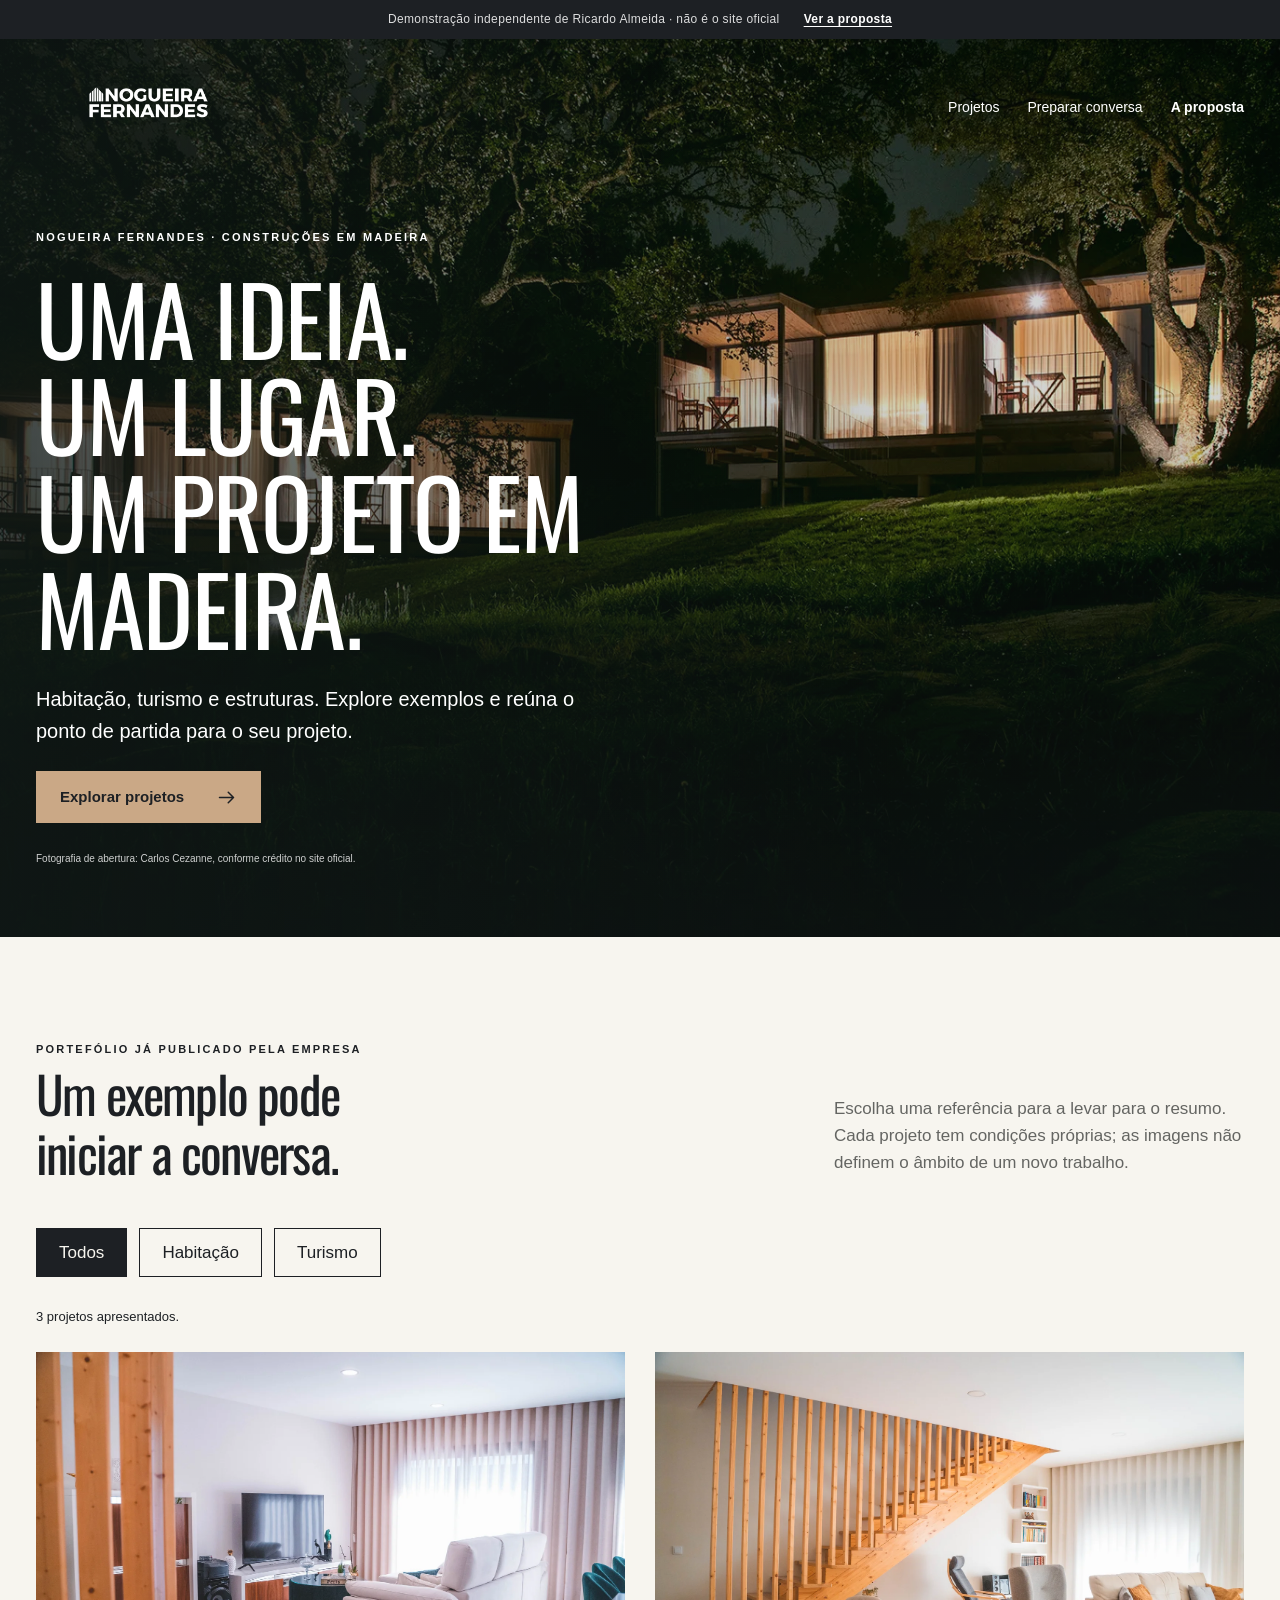
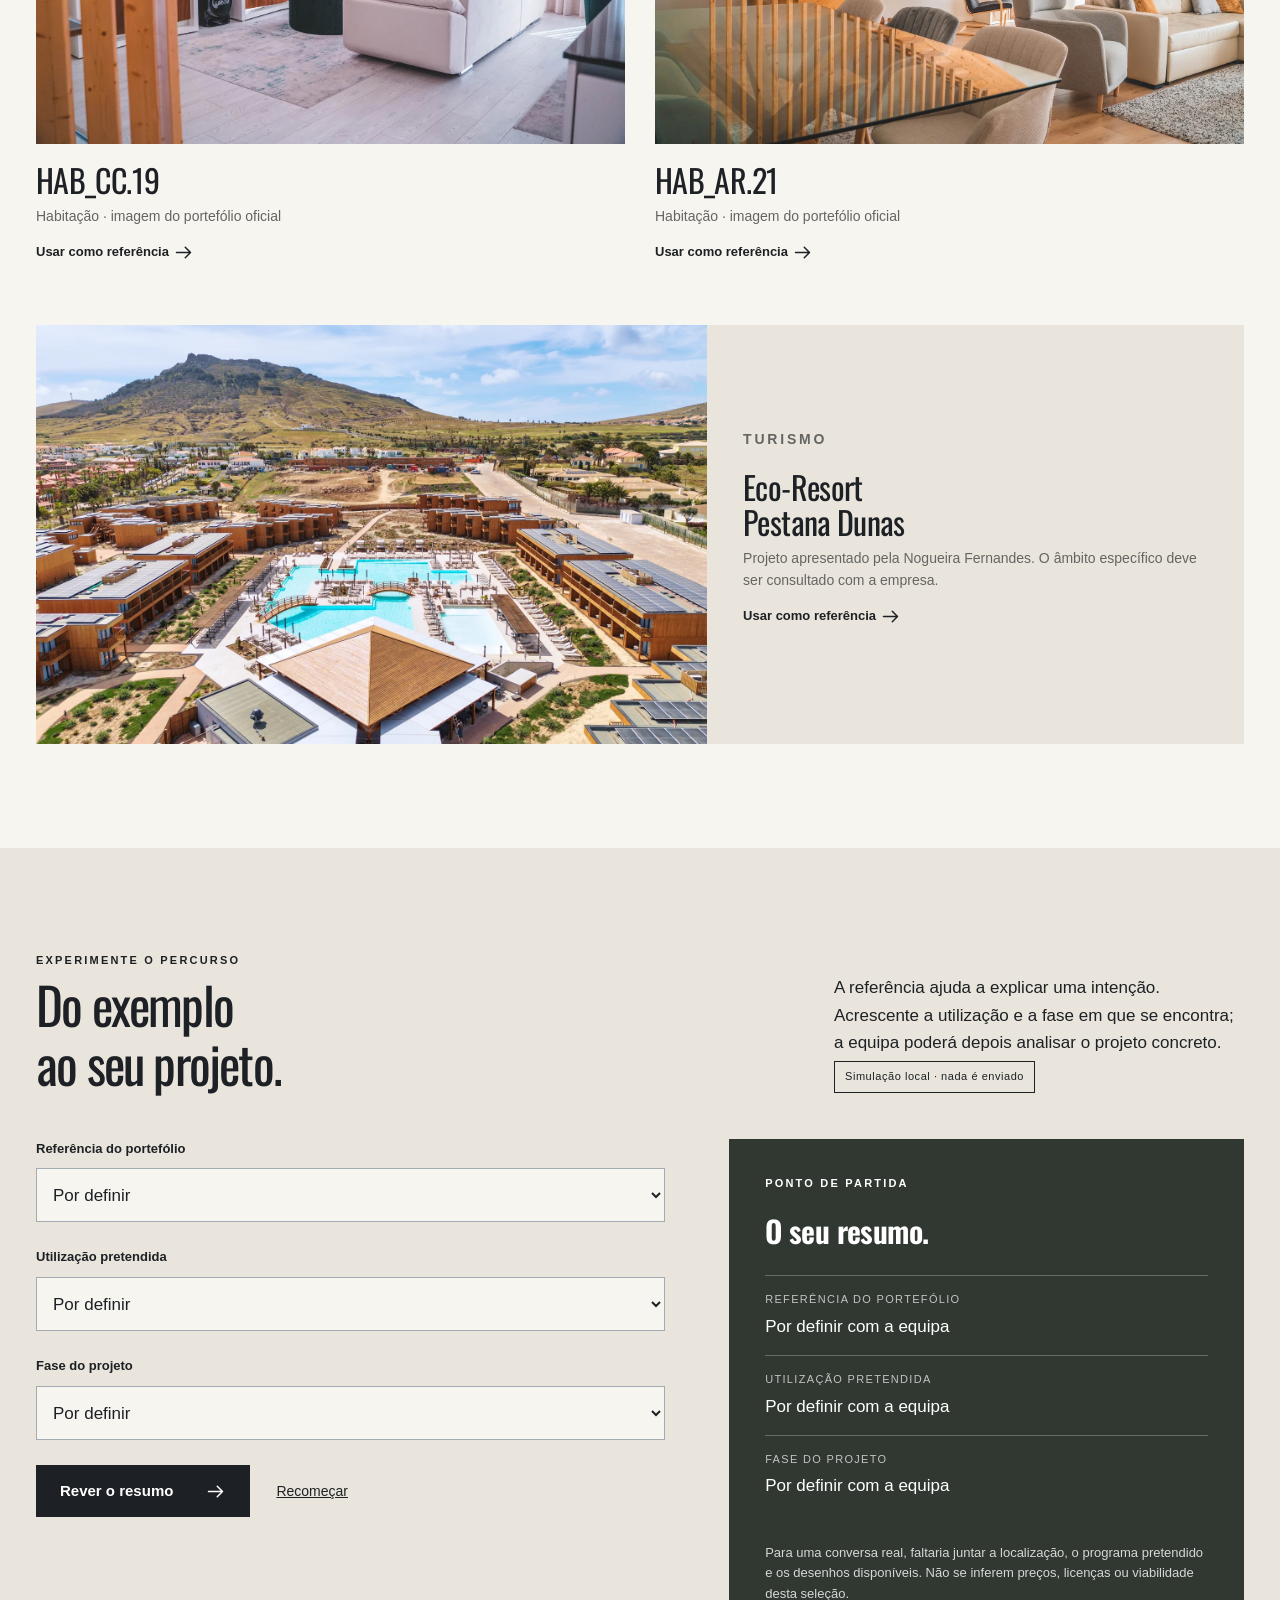
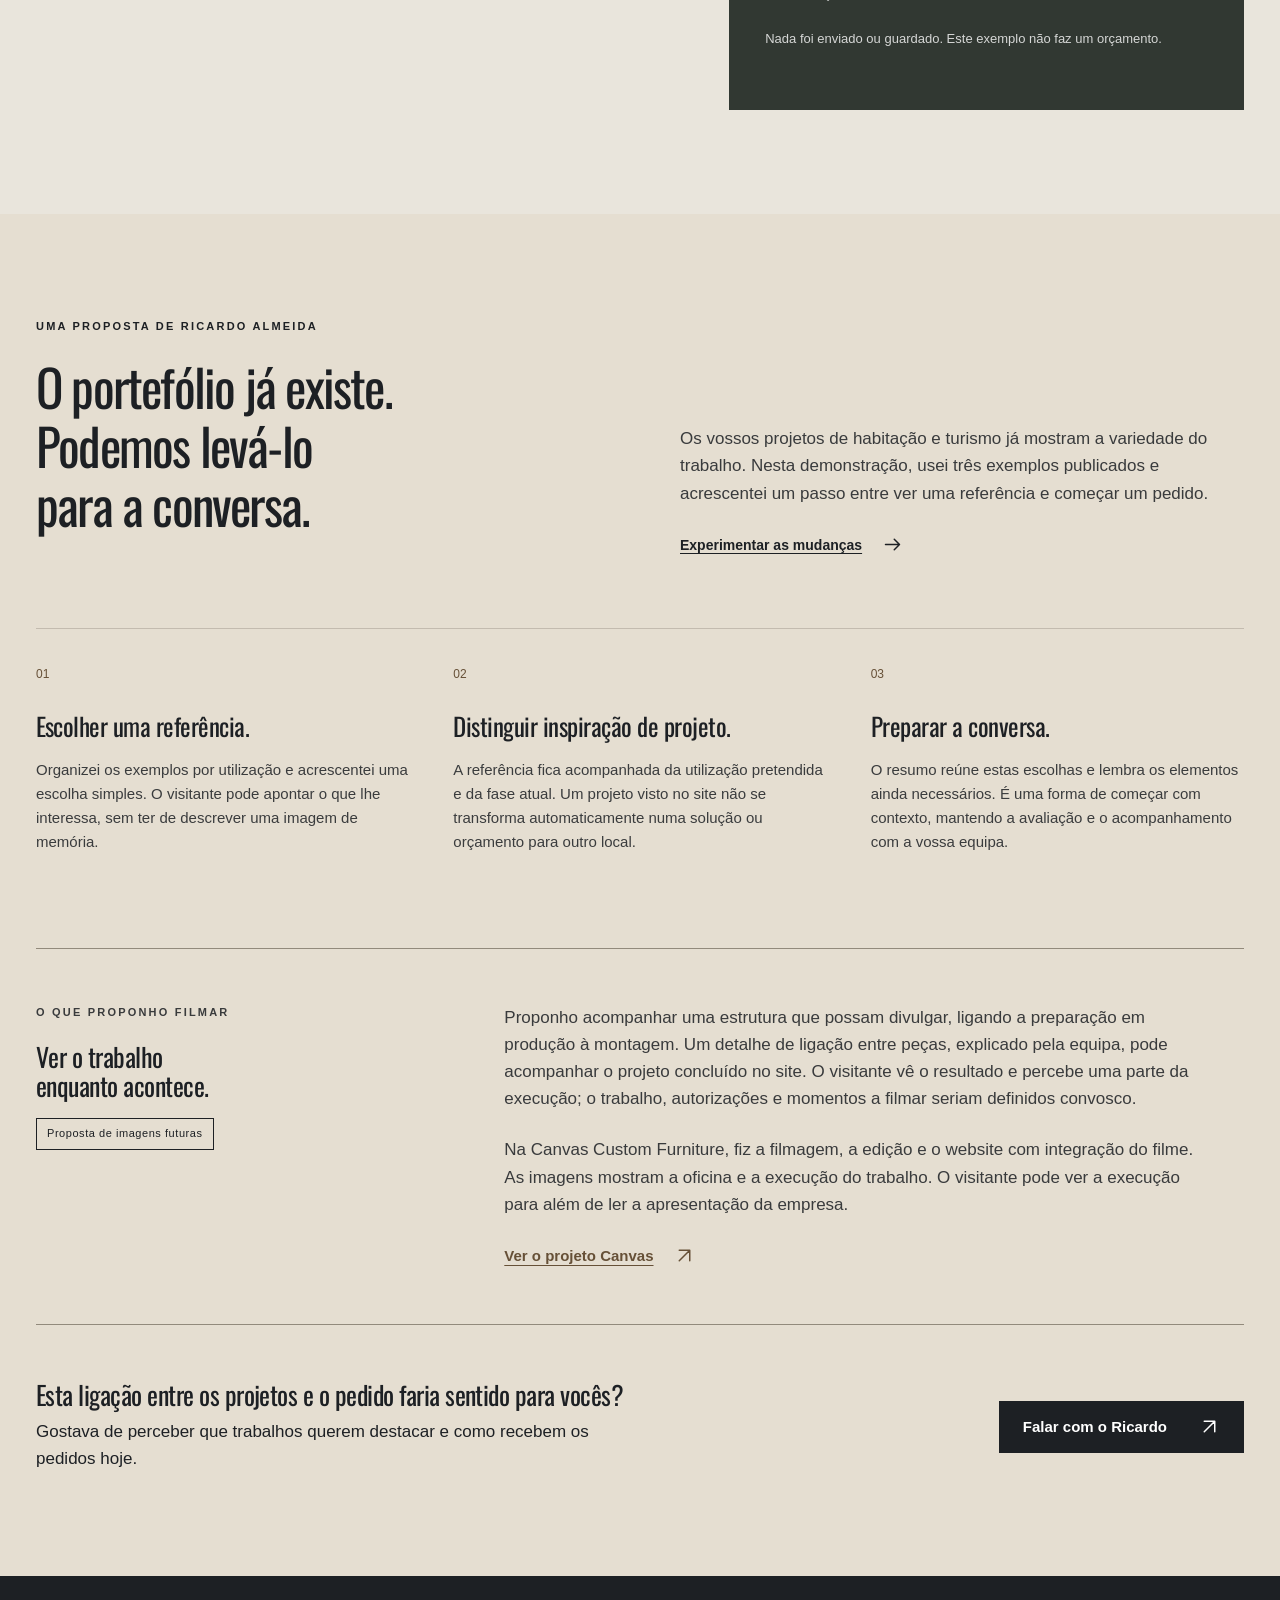
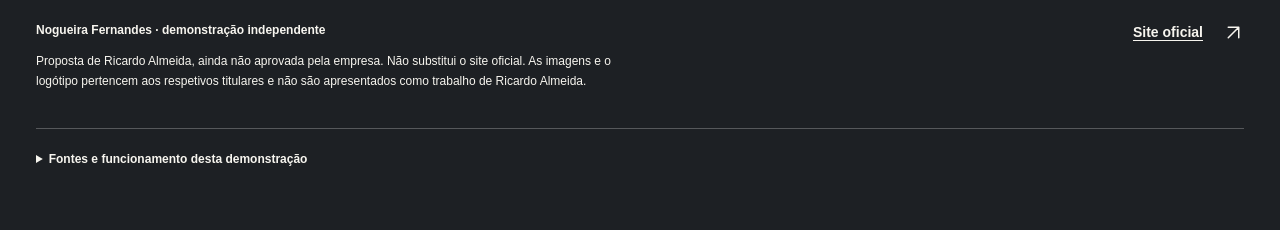
<file: index.html>
<!doctype html><html lang="pt-PT"><head><meta charset="utf-8"><meta name="viewport" content="width=device-width,initial-scale=1"><meta name="robots" content="noindex,nofollow,noarchive"><meta name="theme-color" content="#193b5a"><title>Nogueira Fernandes · Proposta de Ricardo Almeida</title><meta name="description" content="Demonstração independente para Nogueira Fernandes. Um percurso para preparar o contacto e uma proposta de conteúdo e website."><link rel="stylesheet" href="style.css"><link rel="preload" href="assets/header.woff2" as="font" type="font/woff2" crossorigin><script src="app.js" defer></script></head><body><a class="skip" href="#conteudo">Saltar para o conteúdo</a><div class="demo"><span>Demonstração independente de Ricardo Almeida · não é o site oficial</span><a href="#proposta">Ver a proposta</a></div><header class="header wrap"><a class="brand" href="#inicio"><img src="assets/logo.png" alt="Nogueira Fernandes" width="240" height="100"></a><nav aria-label="Navegação principal"><a href="#trabalhos">Projetos</a><a href="#preparar">Preparar conversa</a><a href="#proposta">A proposta</a></nav></header><main id="conteudo"><section class="hero" id="inicio"><img src="assets/madeira.webp" alt="Construção em madeira iluminada entre árvores, publicada pela Nogueira Fernandes" width="1600" height="1067" fetchpriority="high"><div class="wrap"><p class="eyebrow">Nogueira Fernandes · Construções em madeira</p><h1>Uma ideia.<br>Um lugar.<br>Um projeto em madeira.</h1><p class="lead">Habitação, turismo e estruturas. Explore exemplos e reúna o ponto de partida para o seu projeto.</p><a class="button" href="#trabalhos">Explorar projetos <svg class="arrow" viewBox="0 0 24 24" aria-hidden="true" focusable="false"><path d="M4 12h16m-6-6 6 6-6 6"/></svg></a><p class="credit">Fotografia de abertura: Carlos Cezanne, conforme crédito no site oficial.</p></div></section><section class="wrap section" id="trabalhos"><div class="section-head"><div><p class="eyebrow">Portefólio já publicado pela empresa</p><h2>Um exemplo pode<br>iniciar a conversa.</h2></div><p class="muted">Escolha uma referência para a levar para o resumo. Cada projeto tem condições próprias; as imagens não definem o âmbito de um novo trabalho.</p></div><div class="filters" role="group" aria-label="Filtrar projetos"><button type="button" data-filter="todos" aria-pressed="true">Todos</button><button type="button" data-filter="habitacao" aria-pressed="false">Habitação</button><button type="button" data-filter="turismo" aria-pressed="false">Turismo</button></div><p id="gallery-status" class="small" role="status" aria-live="polite">3 projetos apresentados.</p><div class="photo-grid project-gallery"><figure data-category="habitacao"><img src="assets/hab-cc19.webp" alt="Interior do projeto HAB_CC.19, publicado pela Nogueira Fernandes" width="1200" height="800" loading="lazy"><div class="project-caption"><h3>HAB_CC.19</h3><p>Habitação · imagem do portefólio oficial</p><button type="button" data-reference="HAB_CC.19">Usar como referência <svg class="arrow" viewBox="0 0 24 24" aria-hidden="true" focusable="false"><path d="M4 12h16m-6-6 6 6-6 6"/></svg></button></div></figure><figure data-category="habitacao"><img src="assets/hab-ar21.webp" alt="Interior com escada de madeira no projeto HAB_AR.21, publicado pela empresa" width="1200" height="800" loading="lazy"><div class="project-caption"><h3>HAB_AR.21</h3><p>Habitação · imagem do portefólio oficial</p><button type="button" data-reference="HAB_AR.21">Usar como referência <svg class="arrow" viewBox="0 0 24 24" aria-hidden="true" focusable="false"><path d="M4 12h16m-6-6 6 6-6 6"/></svg></button></div></figure><figure data-category="turismo"><img src="assets/eco-resort.webp" alt="Vista aérea do Eco-Resort Pestana Dunas apresentada no portefólio oficial" width="1600" height="1200" loading="lazy"><div class="project-caption"><p class="eyebrow">Turismo</p><h3>Eco-Resort<br>Pestana Dunas</h3><p>Projeto apresentado pela Nogueira Fernandes. O âmbito específico deve ser consultado com a empresa.</p><button type="button" data-reference="Eco-Resort Pestana Dunas">Usar como referência <svg class="arrow" viewBox="0 0 24 24" aria-hidden="true" focusable="false"><path d="M4 12h16m-6-6 6 6-6 6"/></svg></button></div></figure></div></section><section class="request section" id="preparar"><div class="wrap"><div class="section-head"><div><p class="eyebrow">Experimente o percurso</p><h2>Do exemplo<br>ao seu projeto.</h2></div><div><p>A referência ajuda a explicar uma intenção. Acrescente a utilização e a fase em que se encontra; a equipa poderá depois analisar o projeto concreto.</p><span class="label">Simulação local · nada é enviado</span></div></div><div class="request-grid"><div class="fields"><div class="field"><label for="reference">Referência do portefólio</label><select id="reference" data-label="Referência do portefólio"><option value="">Por definir</option><option>HAB_CC.19</option><option>HAB_AR.21</option><option>Eco-Resort Pestana Dunas</option></select></div><div class="field"><label for="use">Utilização pretendida</label><select id="use" data-label="Utilização pretendida"><option value="">Por definir</option><option>Habitação</option><option>Turismo</option><option>Estrutura exterior</option></select></div><div class="field"><label for="stage">Fase do projeto</label><select id="stage" data-label="Fase do projeto"><option value="">Por definir</option><option>Ideia inicial</option><option>Projeto em desenvolvimento</option><option>Projeto técnico disponível</option></select></div><div class="request-actions"><button class="button" id="review-summary" type="button">Rever o resumo <svg class="arrow" viewBox="0 0 24 24" aria-hidden="true" focusable="false"><path d="M4 12h16m-6-6 6 6-6 6"/></svg></button><button class="reset" id="reset-request" type="button">Recomeçar</button></div><p id="request-status" class="status" role="status" aria-live="polite"></p></div><aside class="summary" id="request-summary" tabindex="-1" aria-labelledby="summary-title"><p class="eyebrow">Ponto de partida</p><h3 id="summary-title">O seu resumo.</h3><dl id="summary-values"></dl><p class="small">Para uma conversa real, faltaria juntar a localização, o programa pretendido e os desenhos disponíveis. Não se inferem preços, licenças ou viabilidade desta seleção.</p><p class="small">Nada foi enviado ou guardado. Este exemplo não faz um orçamento.</p></aside></div><noscript><p class="notice">A simulação utiliza JavaScript. Os exemplos e a proposta continuam disponíveis; para um pedido real, consulte o site oficial.</p></noscript></div></section><section class="proposal section" id="proposta" aria-labelledby="proposal-title"><div class="wrap"><p class="eyebrow">Uma proposta de Ricardo Almeida</p><div class="proposal-intro"><h2 id="proposal-title">O portefólio já existe.<br>Podemos levá-lo<br>para a conversa.</h2><div><p>Os vossos projetos de habitação e turismo já mostram a variedade do trabalho. Nesta demonstração, usei três exemplos publicados e acrescentei um passo entre ver uma referência e começar um pedido.</p><a class="text-link" href="#preparar">Experimentar as mudanças <svg class="arrow" viewBox="0 0 24 24" aria-hidden="true" focusable="false"><path d="M4 12h16m-6-6 6 6-6 6"/></svg></a></div></div><div class="decisions"><article><span>01</span><h3>Escolher uma referência.</h3><p>Organizei os exemplos por utilização e acrescentei uma escolha simples. O visitante pode apontar o que lhe interessa, sem ter de descrever uma imagem de memória.</p></article><article><span>02</span><h3>Distinguir inspiração de projeto.</h3><p>A referência fica acompanhada da utilização pretendida e da fase atual. Um projeto visto no site não se transforma automaticamente numa solução ou orçamento para outro local.</p></article><article><span>03</span><h3>Preparar a conversa.</h3><p>O resumo reúne estas escolhas e lembra os elementos ainda necessários. É uma forma de começar com contexto, mantendo a avaliação e o acompanhamento com a vossa equipa.</p></article></div><div class="film"><div><p class="eyebrow">O que proponho filmar</p><h3>Ver o trabalho<br>enquanto acontece.</h3><span class="label">Proposta de imagens futuras</span></div><div class="copy"><p>Proponho acompanhar uma estrutura que possam divulgar, ligando a preparação em produção à montagem. Um detalhe de ligação entre peças, explicado pela equipa, pode acompanhar o projeto concluído no site. O visitante vê o resultado e percebe uma parte da execução; o trabalho, autorizações e momentos a filmar seriam definidos convosco.</p><p>Na Canvas Custom Furniture, fiz a filmagem, a edição e o website com integração do filme. As imagens mostram a oficina e a execução do trabalho. O visitante pode ver a execução para além de ler a apresentação da empresa.</p><a class="canvas-link" href="https://ricardoalmeidamedia.com/work/canvas-custom-furniture" target="_blank" rel="noopener">Ver o projeto Canvas <svg class="arrow" viewBox="0 0 24 24" aria-hidden="true" focusable="false"><path d="M6 18 18 6M6 6h12v12"/></svg></a></div></div><div class="proposal-cta"><div><h3>Esta ligação entre os projetos e o pedido faria sentido para vocês?</h3><p>Gostava de perceber que trabalhos querem destacar e como recebem os pedidos hoje.</p></div><a class="button" href="https://wa.me/351918989790" target="_blank" rel="noopener">Falar com o Ricardo <svg class="arrow" viewBox="0 0 24 24" aria-hidden="true" focusable="false"><path d="M6 18 18 6M6 6h12v12"/></svg></a></div></div></section></main><footer class="footer wrap"><div class="footer-top"><div><p><strong>Nogueira Fernandes · demonstração independente</strong></p><p>Proposta de Ricardo Almeida, ainda não aprovada pela empresa. Não substitui o site oficial. As imagens e o logótipo pertencem aos respetivos titulares e não são apresentados como trabalho de Ricardo Almeida.</p></div><a class="text-link" href="https://www.nogueirafernandes.pt/" target="_blank" rel="noopener">Site oficial <svg class="arrow" viewBox="0 0 24 24" aria-hidden="true" focusable="false"><path d="M6 18 18 6M6 6h12v12"/></svg></a></div><details><summary>Fontes e funcionamento desta demonstração</summary><p>Informação e imagens consultadas em 24 de outubro de 2026 no <a href="https://www.nogueirafernandes.pt/" target="_blank" rel="noopener">site oficial da empresa</a>. A identidade foi usada como referência para esta proposta. <a href="fontes.html">Consultar a origem dos ficheiros</a>.</p><p>As escolhas são temporárias, apenas nesta página. Não se recolhem contactos, não se recebem ficheiros e não são enviados pedidos. Não há análise de visitas nem ligação a um sistema comercial. As fotografias atuais não representam a filmagem futura proposta.</p></details></footer></body></html>
</file>
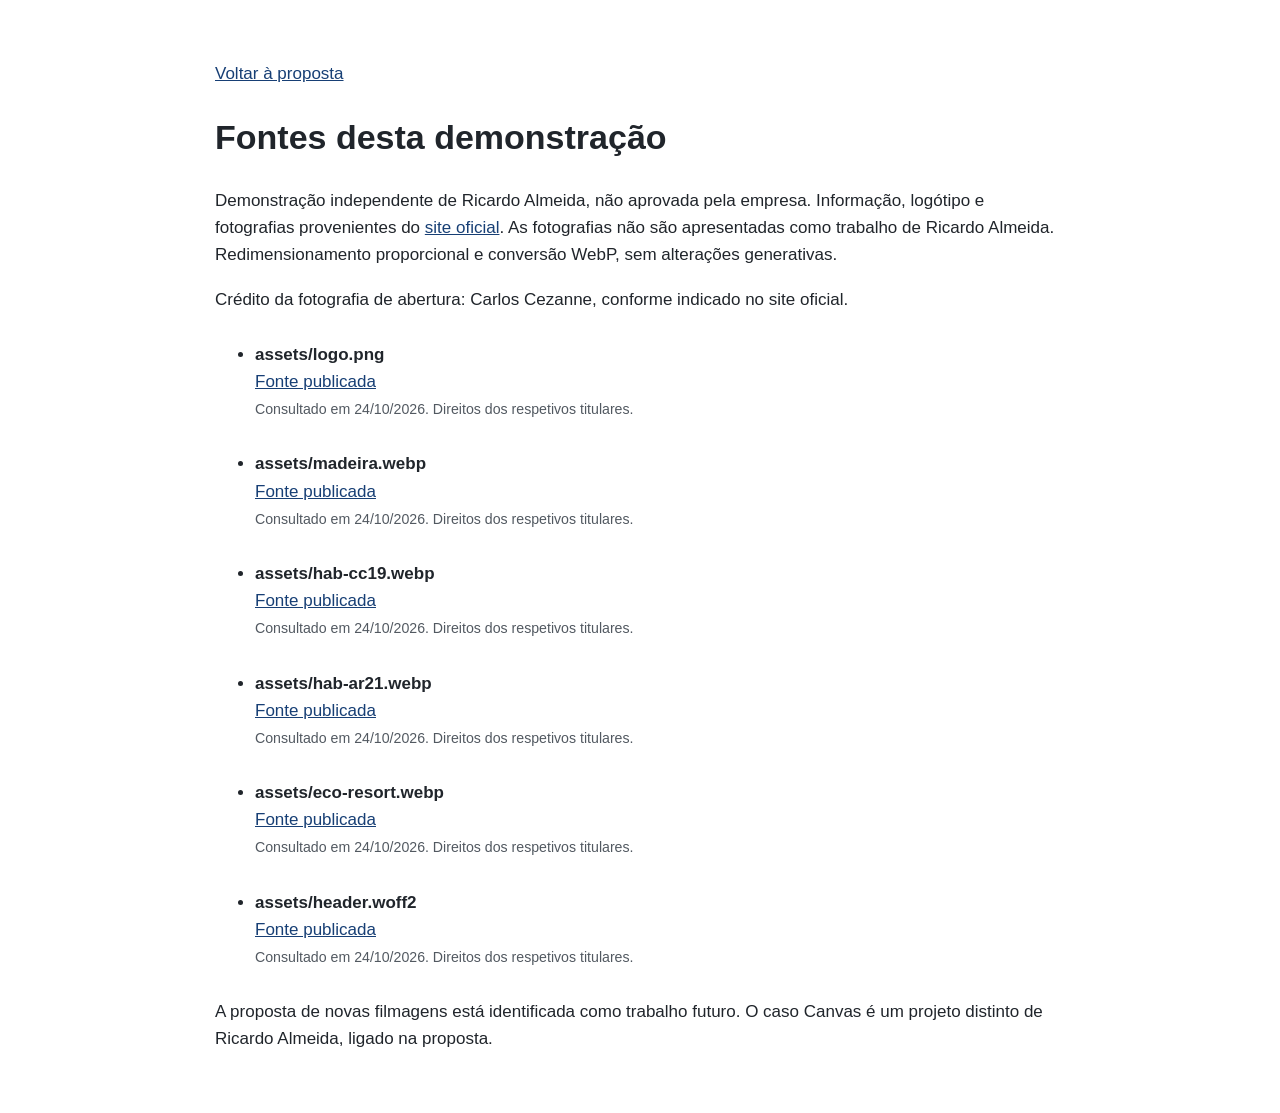
<file: fontes.html>
<!doctype html><html lang="pt-PT"><head><meta charset="utf-8"><meta name="viewport" content="width=device-width,initial-scale=1"><meta name="robots" content="noindex,nofollow,noarchive"><title>Fontes da demonstração · Nogueira Fernandes</title><style>body{font:17px/1.6 Arial,sans-serif;max-width:850px;margin:60px auto;padding:0 24px;color:#20252b}li{margin:28px 0;overflow-wrap:anywhere}a{color:#173f75}small{color:#525961}</style></head><body><p><a href="index.html#proposta">Voltar à proposta</a></p><h1>Fontes desta demonstração</h1><p>Demonstração independente de Ricardo Almeida, não aprovada pela empresa. Informação, logótipo e fotografias provenientes do <a href="https://www.nogueirafernandes.pt/">site oficial</a>. As fotografias não são apresentadas como trabalho de Ricardo Almeida. Redimensionamento proporcional e conversão WebP, sem alterações generativas.</p><p>Crédito da fotografia de abertura: Carlos Cezanne, conforme indicado no site oficial.</p><ul><li><strong>assets/logo.png</strong><br><a href="https://static.wixstatic.com/media/c1a86b_c6c5399aa8ad45a08668380d8bc2d9ac~mv2.png">Fonte publicada</a><br><small>Consultado em 24/10/2026. Direitos dos respetivos titulares.</small></li><li><strong>assets/madeira.webp</strong><br><a href="https://static.wixstatic.com/media/c1a86b_10f0a7674f3d4e33b16c69aaaac9de16~mv2.jpg">Fonte publicada</a><br><small>Consultado em 24/10/2026. Direitos dos respetivos titulares.</small></li><li><strong>assets/hab-cc19.webp</strong><br><a href="https://static.wixstatic.com/media/c1a86b_f15bab9d957641319634f570ba64238e~mv2.jpg">Fonte publicada</a><br><small>Consultado em 24/10/2026. Direitos dos respetivos titulares.</small></li><li><strong>assets/hab-ar21.webp</strong><br><a href="https://static.wixstatic.com/media/c1a86b_04774c5f86ef448e83d1fe871762d19b~mv2.jpg">Fonte publicada</a><br><small>Consultado em 24/10/2026. Direitos dos respetivos titulares.</small></li><li><strong>assets/eco-resort.webp</strong><br><a href="https://static.wixstatic.com/media/c1a86b_5c61f1971ba44a80b78e925d08f51961~mv2.jpeg">Fonte publicada</a><br><small>Consultado em 24/10/2026. Direitos dos respetivos titulares.</small></li><li><strong>assets/header.woff2</strong><br><a href="https://static.parastorage.com/tag-bundler/api/v1/fonts-cache/googlefont/woff2/s/oswald/v29/TK3iWkUHHAIjg752GT8Gl-1PKw.woff2">Fonte publicada</a><br><small>Consultado em 24/10/2026. Direitos dos respetivos titulares.</small></li></ul><p>A proposta de novas filmagens está identificada como trabalho futuro. O caso Canvas é um projeto distinto de Ricardo Almeida, ligado na proposta.</p></body></html>
</file>
<file: style.css>
@font-face{font-family:Brand;src:url(assets/header.woff2) format("woff2");font-weight:100 900;font-display:swap}
*{box-sizing:border-box}html{scroll-behavior:smooth;scroll-padding-top:80px}body{margin:0;color:var(--ink);background:var(--paper);font:17px/1.6 Arial,Helvetica,sans-serif}img{display:block;max-width:100%;height:auto}a{color:inherit;text-underline-offset:.24em}button,select{font:inherit}button,a,select,input{touch-action:manipulation}button{cursor:pointer}button:disabled{cursor:default}button:focus-visible,a:focus-visible,select:focus-visible,input:focus-visible,textarea:focus-visible{outline:3px solid var(--accent);outline-offset:5px}button:hover,a.button:hover{filter:brightness(.93)}.wrap{width:min(1240px,calc(100% - 72px));margin-inline:auto}.skip{position:fixed;z-index:10;top:-100px;left:20px;background:white;color:black;padding:12px}.skip:focus{top:8px}.demo{position:sticky;top:0;z-index:5;background:var(--ink);color:#fff;padding:10px 24px;display:flex;justify-content:center;gap:24px;font-size:12px;letter-spacing:.03em}.demo a{font-weight:bold}.demo span{opacity:.85}.header{display:flex;align-items:center;justify-content:space-between;gap:25px;padding-block:24px}.brand img{width:205px;max-height:88px;object-fit:contain}.header nav{display:flex;gap:28px;font-size:14px}.header nav a{text-decoration:none}.header nav a:last-child{font-weight:bold}.arrow{display:inline-block;width:21px;height:21px;fill:none;stroke:currentColor;stroke-width:1.7;stroke-linecap:round;stroke-linejoin:round;vertical-align:middle;flex-shrink:0}.button{display:inline-flex;align-items:center;justify-content:space-between;gap:32px;min-height:52px;padding:13px 23px;border:1px solid transparent;background:var(--accent);color:white;text-decoration:none;font-weight:bold;font-size:15px}.button.outline{background:transparent;color:inherit;border-color:currentColor}.eyebrow{margin:0 0 22px;font-size:11px;font-weight:bold;letter-spacing:.2em;text-transform:uppercase}.section{padding-block:104px}.section-head{display:flex;align-items:flex-end;justify-content:space-between;gap:60px;margin-bottom:46px}.section-head p{max-width:410px;margin-bottom:5px}.section-head h2{margin:0}h1,h2,h3{font-family:Brand,Arial,sans-serif;line-height:1.1;font-weight:650}h1{font-size:clamp(44px,5.8vw,82px);letter-spacing:-.04em;margin:0 0 28px}h2{font-size:clamp(34px,4vw,56px);letter-spacing:-.035em;margin:0 0 24px}h3{font-size:26px;letter-spacing:-.02em;margin:0 0 18px}p{margin:0 0 24px}.muted{color:var(--muted)}.small{font-size:13px}.label{display:inline-flex;padding:6px 10px;border:1px solid currentColor;font-size:11px;letter-spacing:.05em}.hero p.lead{font-size:20px;max-width:560px}.hero figure{margin:0}.hero figcaption{font-size:11px;padding-top:10px;opacity:.7}.service-grid{display:grid;grid-template-columns:repeat(3,1fr);gap:24px}.service-card{padding:30px;border-top:2px solid var(--accent);background:var(--soft)}.service-card b{display:block;font-size:11px;letter-spacing:.12em;margin-bottom:36px}.service-card p{font-size:15px;margin-bottom:0}.request{background:var(--soft)}.request-grid{display:grid;grid-template-columns:1.1fr .9fr;gap:64px;align-items:start}.fields{display:grid;gap:25px}.field label,.field>span{font-size:13px;font-weight:bold;display:block;margin-bottom:9px}.field select{width:100%;min-height:54px;padding:12px;background:var(--paper);border:1px solid #a4abb3;border-radius:0;color:var(--ink)}fieldset{border:0;margin:0;padding:0}legend{font-size:13px;font-weight:bold;margin-bottom:14px}.checks{display:grid;gap:12px}.checks label{display:flex;align-items:center;gap:10px;font-size:15px}.checks input{width:18px;height:18px;accent-color:var(--accent)}.request-actions{display:flex;align-items:center;gap:20px;flex-wrap:wrap}.reset{background:none;color:var(--ink);border:0;text-decoration:underline;font-size:14px}.summary{background:var(--ink);color:white;padding:36px;position:sticky;top:100px}.summary h3{font-size:30px}.summary dl{margin:28px 0}.summary dl div{border-top:1px solid #ffffff40;padding:15px 0}.summary dt{font-size:11px;opacity:.7;text-transform:uppercase;letter-spacing:.12em}.summary dd{margin:4px 0 0;font-size:17px}.summary .small{opacity:.8}.notice{font-size:13px;border-left:3px solid var(--accent);padding-left:16px;margin:30px 0 0}.status{font-size:13px;min-height:1.6em;margin:0}.photo-grid{display:grid;grid-template-columns:repeat(3,1fr);gap:24px}.photo-grid figure{margin:0}.photo-grid img{width:100%;aspect-ratio:1.25;object-fit:cover}.photo-grid figcaption{display:flex;justify-content:space-between;gap:10px;padding-top:15px;font-size:14px}.photo-grid button{border:0;background:transparent;color:var(--accent);font-weight:bold;padding:14px 0;font-size:13px}.proposal{background:var(--ink);color:white}.proposal-intro{display:grid;grid-template-columns:1.1fr 1fr;gap:80px;align-items:end;margin-bottom:70px}.proposal-intro p{opacity:.86}.decisions{display:grid;grid-template-columns:repeat(3,1fr);gap:44px;padding:36px 0 70px;border-top:1px solid #ffffff40}.decisions article>span{display:block;color:var(--highlight);font-size:12px;margin-bottom:28px}.decisions h3{font-size:25px}.decisions p{font-size:15px;opacity:.85}.film{display:grid;grid-template-columns:.7fr 1.3fr;gap:70px;padding:55px 0;border-block:1px solid #ffffff40}.film .copy{max-width:690px}.film p{opacity:.86}.canvas-link{display:inline-flex;align-items:center;gap:20px;color:var(--highlight);font-weight:bold;font-size:15px}.proposal-cta{display:flex;justify-content:space-between;align-items:center;gap:35px;margin-top:56px}.proposal-cta h3{margin-bottom:8px}.proposal-cta p{margin-bottom:0;max-width:600px}.footer{padding-block:45px;font-size:12px}.footer-top{display:flex;justify-content:space-between;gap:35px;align-items:flex-start;margin-bottom:25px}.footer p{max-width:600px;margin-bottom:12px}.footer details{border-top:1px solid #bbc0c8;padding-top:20px;line-height:1.7}.footer summary{cursor:pointer;font-weight:bold;margin-bottom:16px}.footer .source-list a{display:inline-block;margin-right:18px}.empty{padding:50px;text-align:center}.filters{display:flex;gap:12px;flex-wrap:wrap;margin:30px 0}.filters button{border:1px solid var(--ink);background:transparent;padding:10px 22px;color:var(--ink)}.filters button[aria-pressed=true]{background:var(--ink);color:var(--paper)}[hidden]{display:none!important}.project-reference{font-size:13px;color:var(--muted)}.text-link{display:inline-flex;align-items:center;gap:20px;font-weight:bold;font-size:14px}.method{display:grid;grid-template-columns:repeat(3,1fr);gap:28px;padding-block:45px;border-top:1px solid #b7c0d0}.method b{display:block;font-size:13px;margin-bottom:12px}.method p{font-size:14px;max-width:290px;margin:0}
@media(max-width:900px){.wrap{width:calc(100% - 44px)}.header{gap:15px}.header nav{gap:16px}.section{padding-block:75px}.section-head{gap:30px;align-items:flex-start}.request-grid,.proposal-intro{gap:35px}.film{gap:35px}.decisions{gap:25px}.summary{padding:25px}.service-card{padding:24px}.hero p.lead{font-size:18px}}
@media(max-width:650px){html{scroll-padding-top:95px}.wrap{width:calc(100% - 36px)}.demo{padding:9px 15px;gap:12px;justify-content:space-between;font-size:10px}.demo span{max-width:190px}.demo a{white-space:nowrap;align-self:center}.header{flex-wrap:wrap;padding-block:18px}.brand img{width:168px;max-height:70px}.header nav{font-size:12px;gap:16px;width:100%;justify-content:space-between}.section{padding-block:58px}.section-head,.proposal-cta,.footer-top{display:block}.section-head p{margin-top:22px}.service-grid,.request-grid,.proposal-intro,.decisions,.film,.photo-grid,.method{grid-template-columns:1fr}.request-grid{gap:32px}.summary{position:static;padding:26px}.proposal-intro{gap:20px;margin-bottom:45px}.decisions{padding-bottom:30px;gap:20px}.decisions article{padding-bottom:20px;border-bottom:1px solid #ffffff20}.decisions article>span{margin-bottom:15px}.film{padding-block:35px;gap:15px}.proposal-cta .button{margin-top:25px}.footer-top>a{margin-top:20px}.button{gap:20px}.photo-grid{gap:32px}.section-head{margin-bottom:28px}h1{font-size:47px}h2{font-size:38px}}
@media(prefers-reduced-motion:reduce){html{scroll-behavior:auto}*,*::before,*::after{animation:none!important;transition:none!important}}
body{--ink:#1d2024;--paper:#f7f5ef;--soft:#e9e5dc;--muted:#646562;--accent:#1d2024;--highlight:#caa886}.header{position:absolute;left:0;right:0;z-index:2;color:white}.brand img{width:225px}.hero{position:relative;min-height:800px;height:auto;background:#16251b;color:white;display:flex;align-items:flex-end}.hero>img{position:absolute;width:100%;height:100%;object-fit:cover;inset:0;object-position:55% 50%}.hero:after{content:"";position:absolute;inset:0;background:linear-gradient(90deg,#101816cc 0%,#10181630 70%),linear-gradient(0deg,#101816a0,transparent 60%)}.hero .wrap{position:relative;z-index:1;padding:190px 0 70px}.hero h1{font-size:clamp(65px,7.4vw,104px);font-weight:400;line-height:1.02;letter-spacing:-.015em;max-width:720px;text-transform:uppercase}.hero .lead{max-width:500px}.hero .button{background:#caa886;color:#1d2024}.hero .credit{font-size:10px;opacity:.8;margin-top:28px;margin-bottom:0}.project-gallery{grid-template-columns:1fr 1fr;gap:48px 30px}.project-gallery figure:last-child{grid-column:1/-1;display:grid;grid-template-columns:1.25fr 1fr;align-items:center;background:var(--soft)}.project-gallery figure:last-child img{aspect-ratio:1.6}.project-gallery figure:last-child .project-caption{padding:36px}.project-gallery img{aspect-ratio:1.5}.project-caption h3{font-size:32px;font-weight:400;margin:18px 0 8px}.project-caption p{font-size:14px;margin:0;color:var(--muted)}h2{font-weight:400;line-height:1.15}.proposal{background:#e5ded1;color:var(--ink)}.decisions,.film{border-color:#7e766955}.decisions article>span,.canvas-link{color:#665037}.summary{background:#313832}.proposal h3{font-weight:400}.proposal-intro{grid-template-columns:1fr 1fr}.film{border-color:#928a7c}.footer{background:#1d2024;color:#f7f5ef}.footer details{border-color:#ffffff40}.footer.wrap{width:100%;padding-inline:max(36px,calc((100vw - 1240px)/2))}@media(max-width:650px){.hero{min-height:750px;height:auto}.hero .wrap{padding:190px 0 55px}.hero h1{font-size:63px;max-width:360px}.header nav{color:#fff}.hero>img{object-position:60% 50%}.project-gallery{grid-template-columns:1fr}.project-gallery figure:last-child{display:block}.project-gallery figure:last-child .project-caption{padding:22px}.proposal-intro{grid-template-columns:1fr}.brand img{width:190px}.footer.wrap{padding-inline:18px}}
</file>
